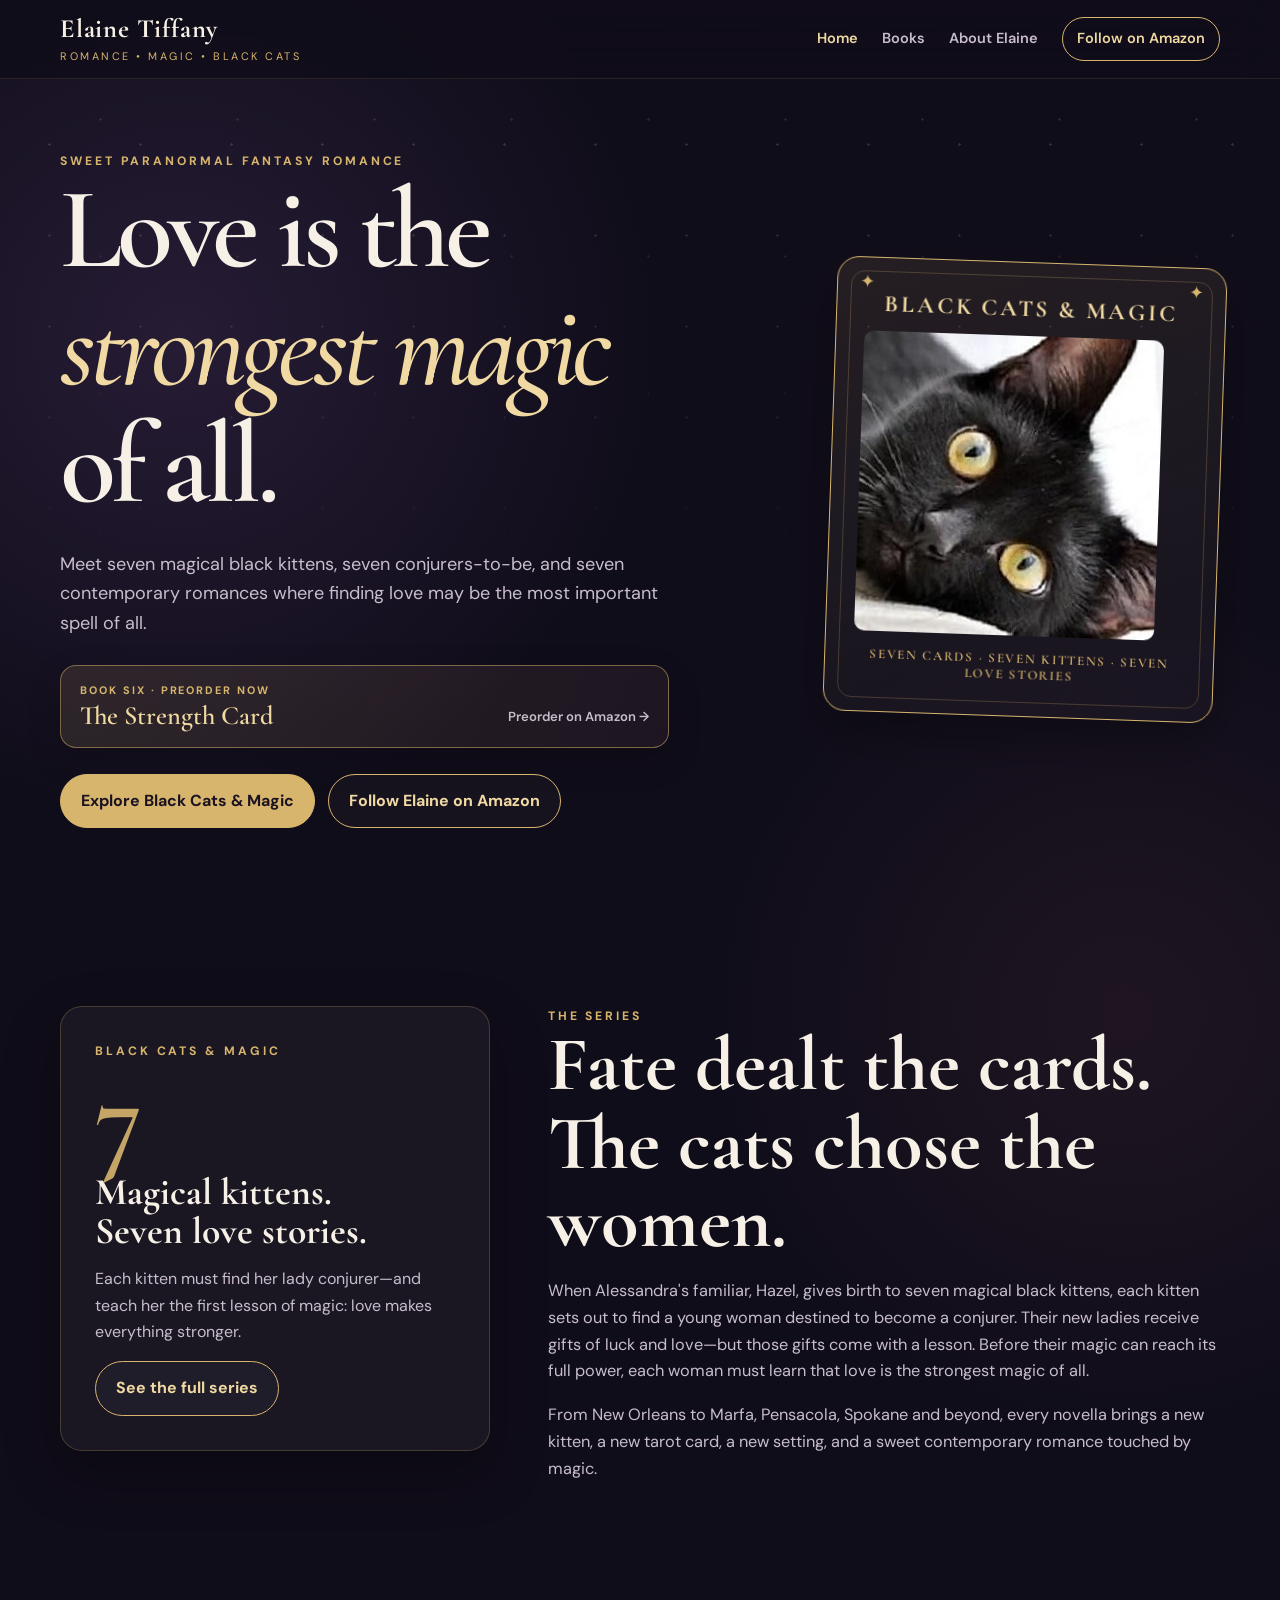
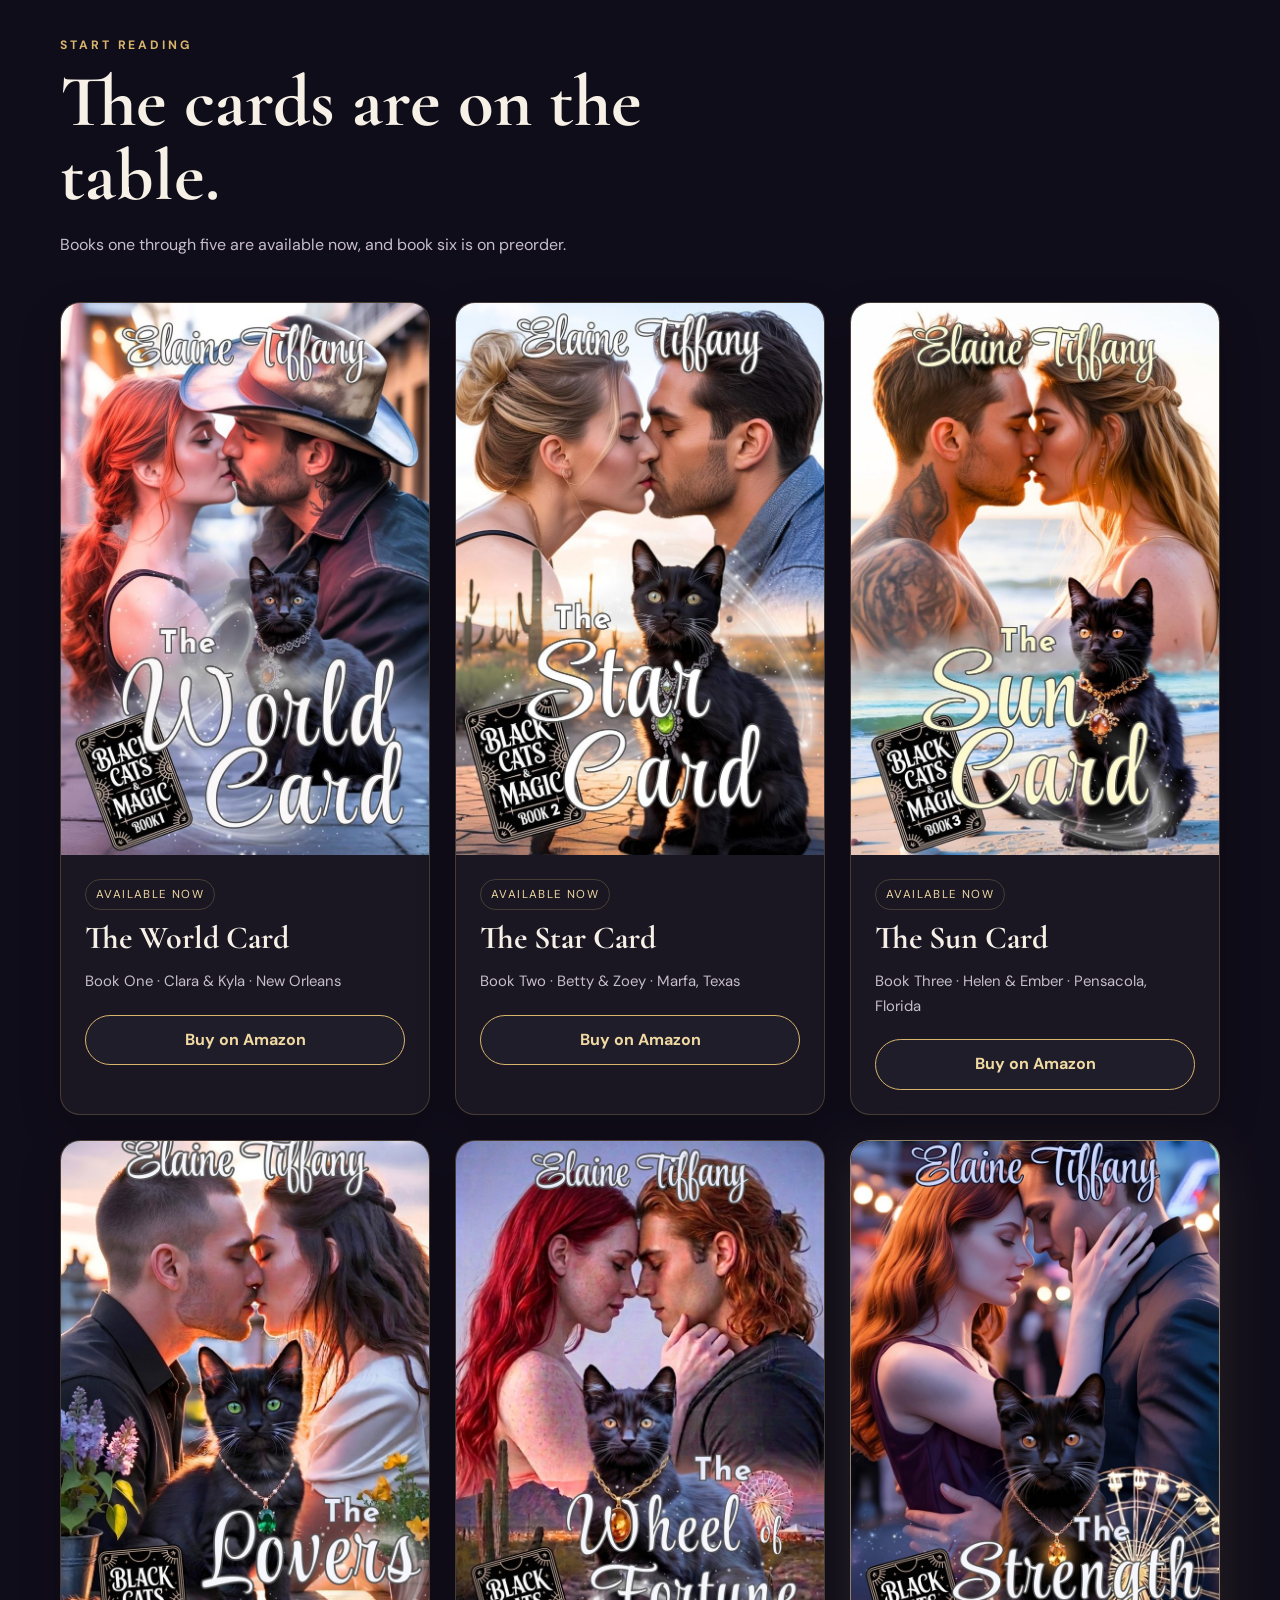
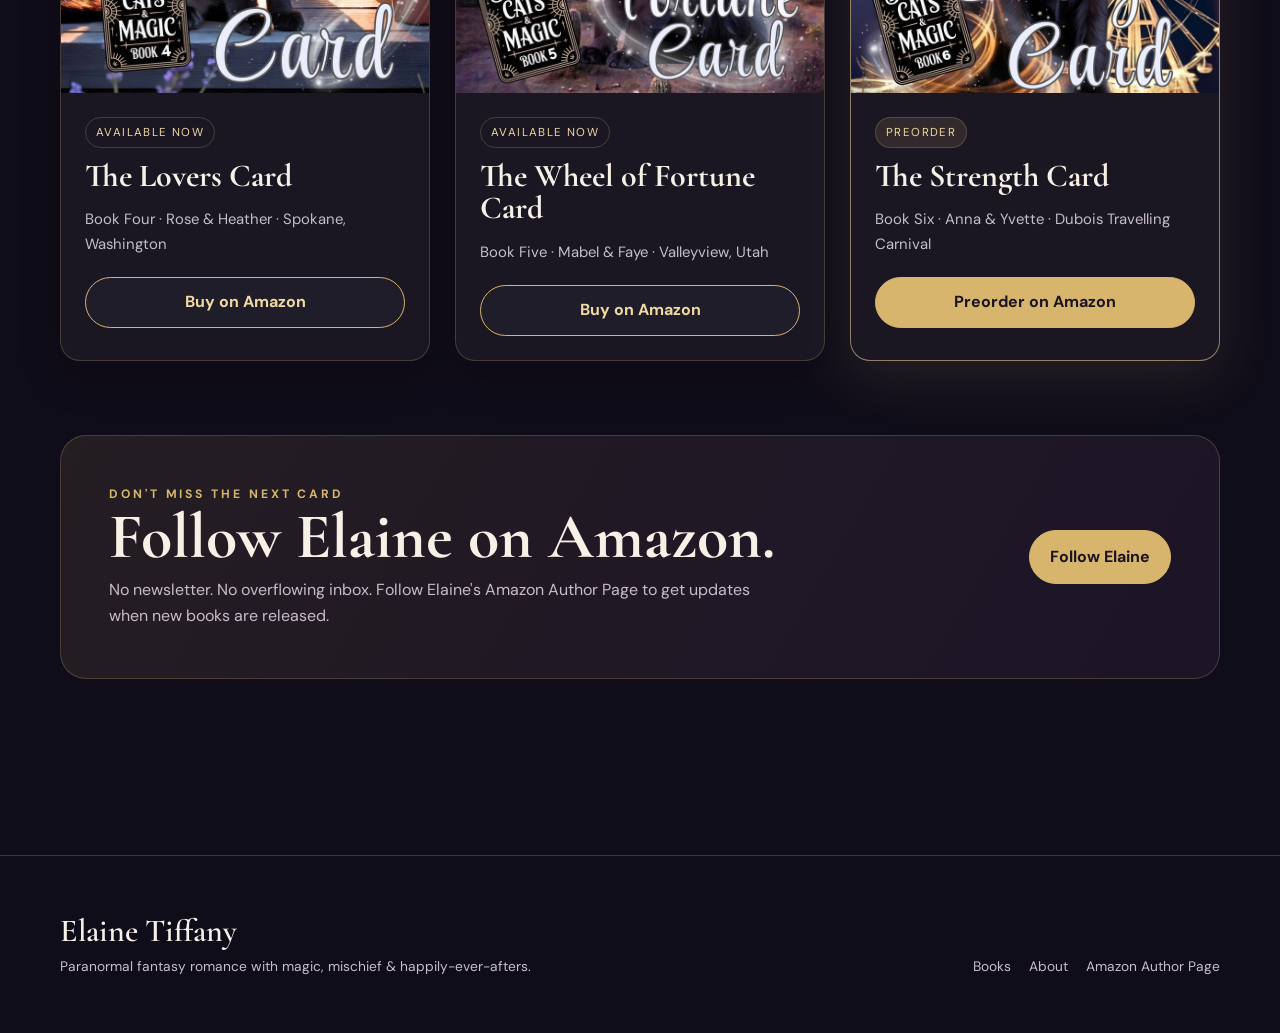
<file: index.html>
<!doctype html>
<html lang="en">
<head>
  <meta charset="utf-8">
  <meta name="viewport" content="width=device-width, initial-scale=1">
  <title>Elaine Tiffany | Paranormal Fantasy Romance</title>
  <meta name="description" content="Elaine Tiffany writes sweet paranormal fantasy romance, including the seven-book Black Cats and Magic series.">
  <link rel="icon" href="assets/favicon.svg" type="image/svg+xml">
  <link rel="stylesheet" href="styles.css">
</head>
<body>
<header class="site-header">
  <div class="container nav-wrap">
    <a class="brand" href="index.html"><strong>Elaine Tiffany</strong><span>Romance • Magic • Black Cats</span></a>
    <nav aria-label="Primary navigation">
      <a href="index.html" aria-current="page">Home</a>
      <a href="books.html">Books</a>
      <a href="about.html">About Elaine</a>
      <a class="nav-cta" href="https://www.amazon.com/stores/author/B0BPYTJP8M" target="_blank" rel="noopener">Follow on Amazon</a>
    </nav>
  </div>
</header>

<main>
  <section class="hero">
    <div class="container hero-grid">
      <div>
        <div class="eyebrow">Sweet paranormal fantasy romance</div>
        <h1>Love is the <em>strongest magic</em> of all.</h1>
        <p class="hero-lede">Meet seven magical black kittens, seven conjurers-to-be, and seven contemporary romances where finding love may be the most important spell of all.</p>
        <a class="preorder-callout" href="https://www.amazon.com/gp/product/B0H3WWHMQZ" target="_blank" rel="noopener" aria-label="Preorder The Strength Card, Book Six in Black Cats and Magic, on Amazon">
          <span class="preorder-kicker">Book Six · Preorder Now</span>
          <strong>The Strength Card</strong>
          <span class="preorder-arrow">Preorder on Amazon →</span>
        </a>
        <div class="button-row">
          <a class="button primary" href="books.html">Explore Black Cats &amp; Magic</a>
          <a class="button secondary" href="https://www.amazon.com/stores/author/B0BPYTJP8M" target="_blank" rel="noopener">Follow Elaine on Amazon</a>
        </div>
      </div>
      <div class="tarot-frame series-emblem" aria-label="Black Cats and Magic series emblem">
        <div class="tarot-inner">
          <div class="series-emblem-title">BLACK CATS &amp; MAGIC</div>
          <img class="author-cat" src="assets/images/elaine-tiffany-author.jpg" alt="Black cat with golden eyes" decoding="async" fetchpriority="high">
          <div class="tarot-caption">SEVEN CARDS · SEVEN KITTENS · SEVEN LOVE STORIES</div>
        </div>
      </div>
    </div>
  </section>

  <section class="section">
    <div class="container series-intro">
      <aside class="series-title-card">
        <div class="eyebrow">Black Cats &amp; Magic</div>
        <div class="big-seven">7</div>
        <h3 style="font-size:2.35rem">Magical kittens.<br>Seven love stories.</h3>
        <p>Each kitten must find her lady conjurer—and teach her the first lesson of magic: love makes everything stronger.</p>
        <a class="button secondary" href="books.html">See the full series</a>
      </aside>
      <div class="series-copy">
        <div class="eyebrow">The series</div>
        <h2>Fate dealt the cards.<br>The cats chose the women.</h2>
        <p>When Alessandra's familiar, Hazel, gives birth to seven magical black kittens, each kitten sets out to find a young woman destined to become a conjurer. Their new ladies receive gifts of luck and love—but those gifts come with a lesson. Before their magic can reach its full power, each woman must learn that love is the strongest magic of all.</p>
        <p>From New Orleans to Marfa, Pensacola, Spokane and beyond, every novella brings a new kitten, a new tarot card, a new setting, and a sweet contemporary romance touched by magic.</p>
      </div>
    </div>
  </section>

  <section class="section section-tight">
    <div class="container">
      <div class="section-head">
        <div class="eyebrow">Start reading</div>
        <h2>The cards are on the table.</h2>
        <p>Books one through five are available now, and book six is on preorder.</p>
      </div>
      <div class="book-grid">
        <article class="book-card"><img src="assets/images/the-world-card.jpg" alt="The World Card book cover" decoding="async" loading="lazy"><div class="book-card-body"><span class="status">Available now</span><h3>The World Card</h3><p>Book One · Clara &amp; Kyla · New Orleans</p><a class="button secondary" href="https://www.amazon.com/dp/B0DJK5N8MV" target="_blank" rel="noopener">Buy on Amazon</a></div></article>
        <article class="book-card"><img src="assets/images/the-star-card.jpg" alt="The Star Card book cover" decoding="async" loading="lazy"><div class="book-card-body"><span class="status">Available now</span><h3>The Star Card</h3><p>Book Two · Betty &amp; Zoey · Marfa, Texas</p><a class="button secondary" href="https://www.amazon.com/dp/B0DPY5WGW9" target="_blank" rel="noopener">Buy on Amazon</a></div></article>
        <article class="book-card"><img src="assets/images/the-sun-card.jpg" alt="The Sun Card book cover" decoding="async" loading="lazy"><div class="book-card-body"><span class="status">Available now</span><h3>The Sun Card</h3><p>Book Three · Helen &amp; Ember · Pensacola, Florida</p><a class="button secondary" href="https://www.amazon.com/dp/B0F662FKKF" target="_blank" rel="noopener">Buy on Amazon</a></div></article>
        <article class="book-card"><img src="assets/images/the-lovers-card.jpg" alt="The Lovers Card book cover" decoding="async" loading="lazy"><div class="book-card-body"><span class="status">Available now</span><h3>The Lovers Card</h3><p>Book Four · Rose &amp; Heather · Spokane, Washington</p><a class="button secondary" href="https://www.amazon.com/dp/B0HG5HDKYB" target="_blank" rel="noopener">Buy on Amazon</a></div></article>
        <article class="book-card"><img src="assets/images/the-wheel-card.jpg" alt="The Wheel of Fortune Card book cover" decoding="async" loading="lazy"><div class="book-card-body"><span class="status">Available now</span><h3>The Wheel of Fortune Card</h3><p>Book Five · Mabel &amp; Faye · Valleyview, Utah</p><a class="button secondary" href="https://www.amazon.com/dp/B0HHGKSKF8" target="_blank" rel="noopener">Buy on Amazon</a></div></article>
        <article class="book-card sneak"><img src="assets/images/the-strength-card.jpg" alt="The Strength Card book cover" decoding="async" loading="lazy"><div class="book-card-body"><span class="status">Preorder</span><h3>The Strength Card</h3><p>Book Six · Anna &amp; Yvette · Dubois Travelling Carnival</p><a class="button primary" href="https://www.amazon.com/gp/product/B0H3WWHMQZ" target="_blank" rel="noopener">Preorder on Amazon</a></div></article>
      </div>

      <div class="cta-band">
        <div><div class="eyebrow">Don't miss the next card</div><h2>Follow Elaine on Amazon.</h2><p>No newsletter. No overflowing inbox. Follow Elaine's Amazon Author Page to get updates when new books are released.</p></div>
        <a class="button primary" href="https://www.amazon.com/stores/author/B0BPYTJP8M" target="_blank" rel="noopener">Follow Elaine</a>
      </div>
    </div>
  </section>
</main>

<footer class="site-footer"><div class="container footer-grid"><div><div class="footer-brand">Elaine Tiffany</div><div class="footer-note">Paranormal fantasy romance with magic, mischief &amp; happily-ever-afters.</div></div><div class="footer-links"><a href="books.html">Books</a><a href="about.html">About</a><a href="https://www.amazon.com/stores/author/B0BPYTJP8M" target="_blank" rel="noopener">Amazon Author Page</a></div></div></footer>
</body>
</html>
</file>
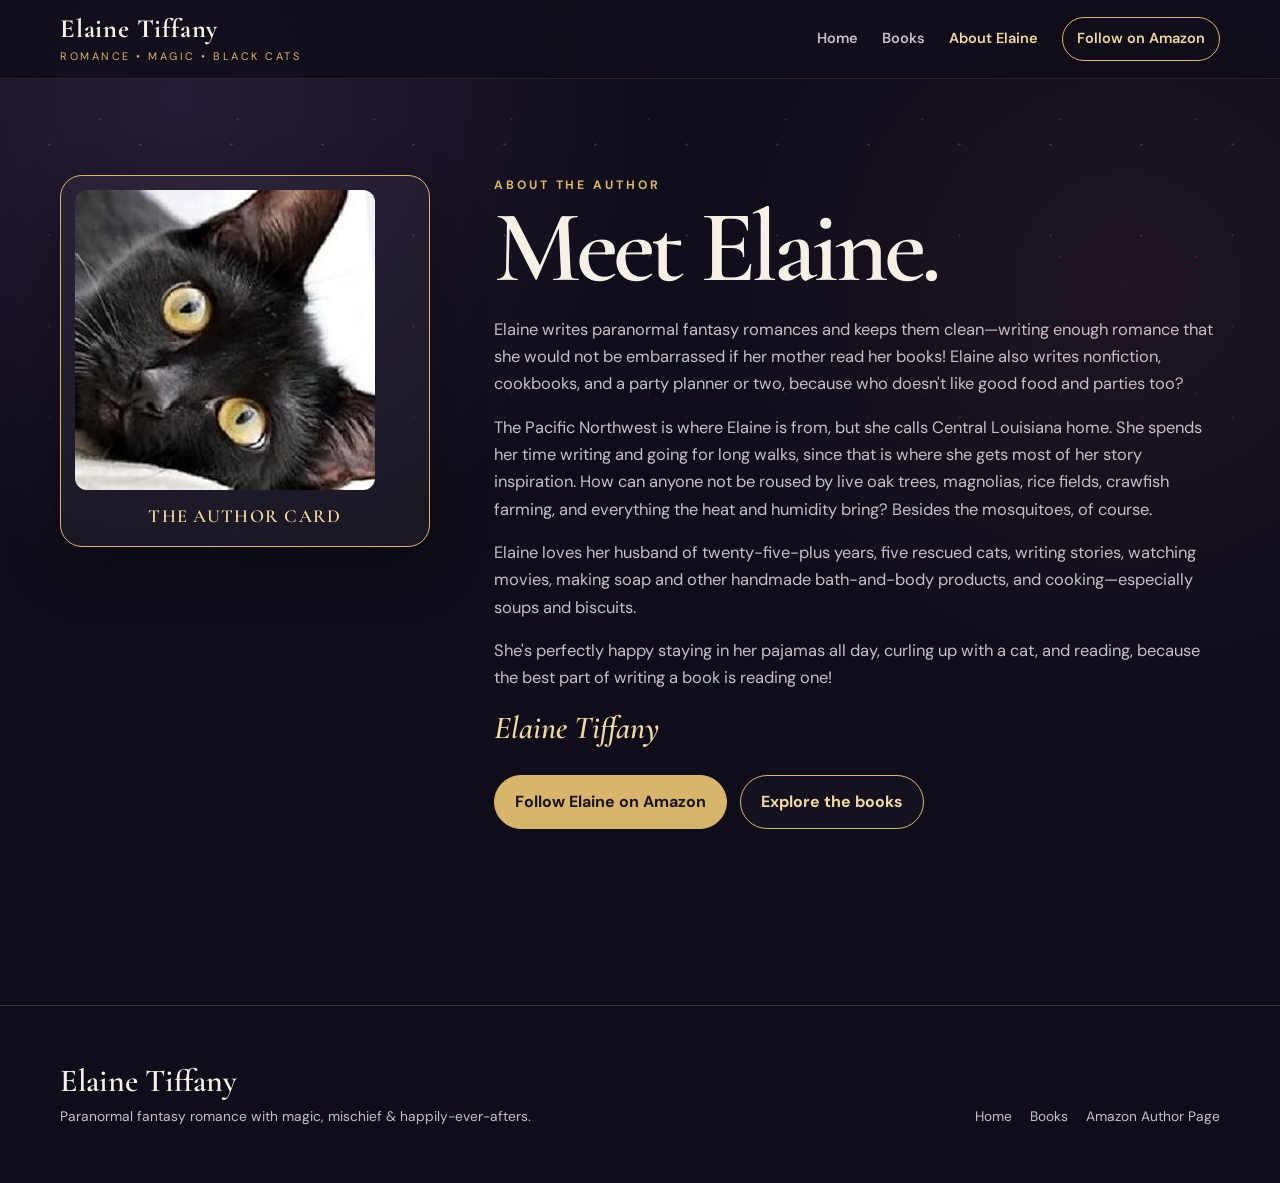
<file: about.html>
<!doctype html>
<html lang="en">
<head>
  <meta charset="utf-8"><meta name="viewport" content="width=device-width, initial-scale=1">
  <title>About Elaine Tiffany | Author</title>
  <meta name="description" content="Meet Elaine Tiffany, author of clean paranormal fantasy romance and the Black Cats and Magic series.">
  <link rel="icon" href="assets/favicon.svg" type="image/svg+xml"><link rel="stylesheet" href="styles.css">
</head>
<body>
<header class="site-header"><div class="container nav-wrap"><a class="brand" href="index.html"><strong>Elaine Tiffany</strong><span>Romance • Magic • Black Cats</span></a><nav aria-label="Primary navigation"><a href="index.html">Home</a><a href="books.html">Books</a><a href="about.html" aria-current="page">About Elaine</a><a class="nav-cta" href="https://www.amazon.com/stores/author/B0BPYTJP8M" target="_blank" rel="noopener">Follow on Amazon</a></nav></div></header>
<main>
<section class="section"><div class="container about-grid">
  <aside class="about-photo"><img src="assets/images/elaine-tiffany-author.jpg" alt="Black cat with golden eyes, Elaine Tiffany's author image" decoding="async" loading="lazy"><div class="tarot-caption">THE AUTHOR CARD</div></aside>
  <div class="about-copy"><div class="eyebrow">About the author</div><h1>Meet Elaine.</h1>
    <p>Elaine writes paranormal fantasy romances and keeps them clean—writing enough romance that she would not be embarrassed if her mother read her books! Elaine also writes nonfiction, cookbooks, and a party planner or two, because who doesn't like good food and parties too?</p>
    <p>The Pacific Northwest is where Elaine is from, but she calls Central Louisiana home. She spends her time writing and going for long walks, since that is where she gets most of her story inspiration. How can anyone not be roused by live oak trees, magnolias, rice fields, crawfish farming, and everything the heat and humidity bring? Besides the mosquitoes, of course.</p>
    <p>Elaine loves her husband of twenty-five-plus years, five rescued cats, writing stories, watching movies, making soap and other handmade bath-and-body products, and cooking—especially soups and biscuits.</p>
    <p>She's perfectly happy staying in her pajamas all day, curling up with a cat, and reading, because the best part of writing a book is reading one!</p>
    <div class="signature">Elaine Tiffany</div>
    <div class="button-row" style="margin-top:28px"><a class="button primary" href="https://www.amazon.com/stores/author/B0BPYTJP8M" target="_blank" rel="noopener">Follow Elaine on Amazon</a><a class="button secondary" href="books.html">Explore the books</a></div>
  </div>
</div></section>
</main>
<footer class="site-footer"><div class="container footer-grid"><div><div class="footer-brand">Elaine Tiffany</div><div class="footer-note">Paranormal fantasy romance with magic, mischief &amp; happily-ever-afters.</div></div><div class="footer-links"><a href="index.html">Home</a><a href="books.html">Books</a><a href="https://www.amazon.com/stores/author/B0BPYTJP8M" target="_blank" rel="noopener">Amazon Author Page</a></div></div></footer>
</body></html>
</file>
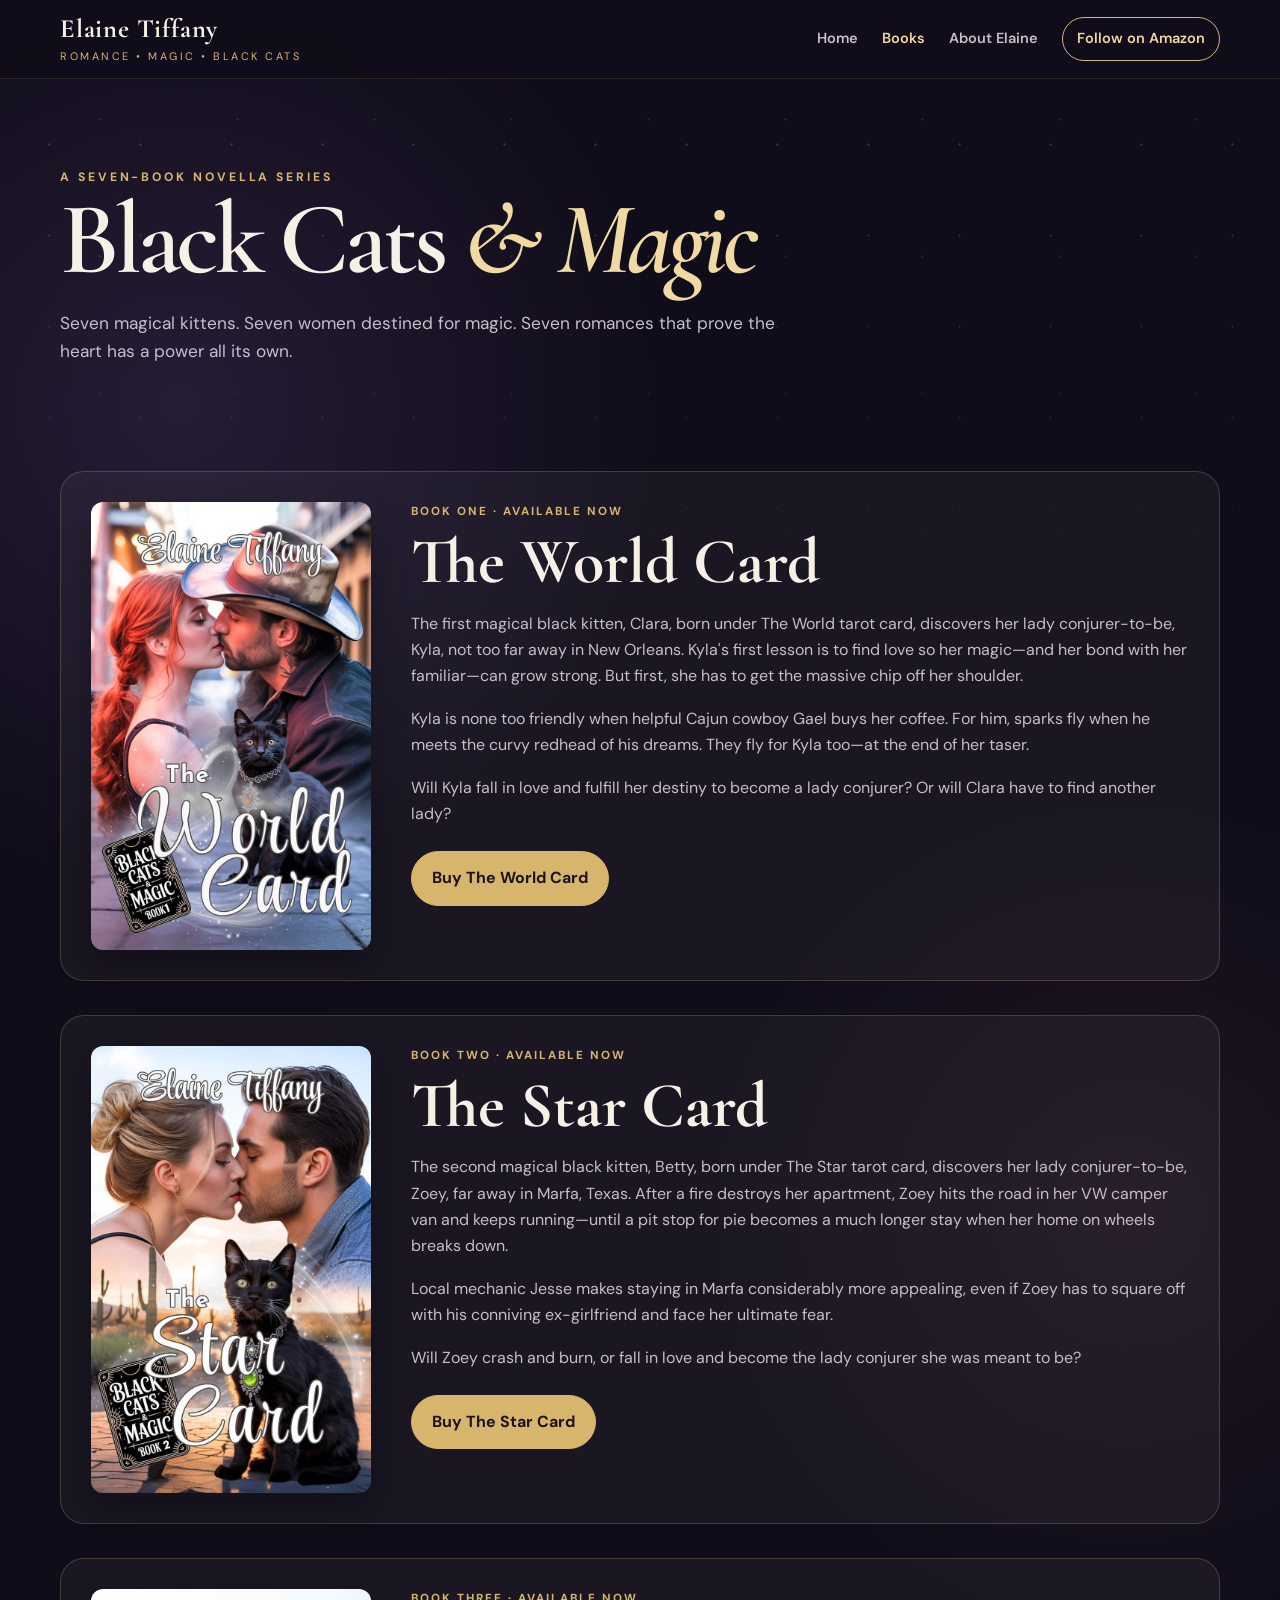
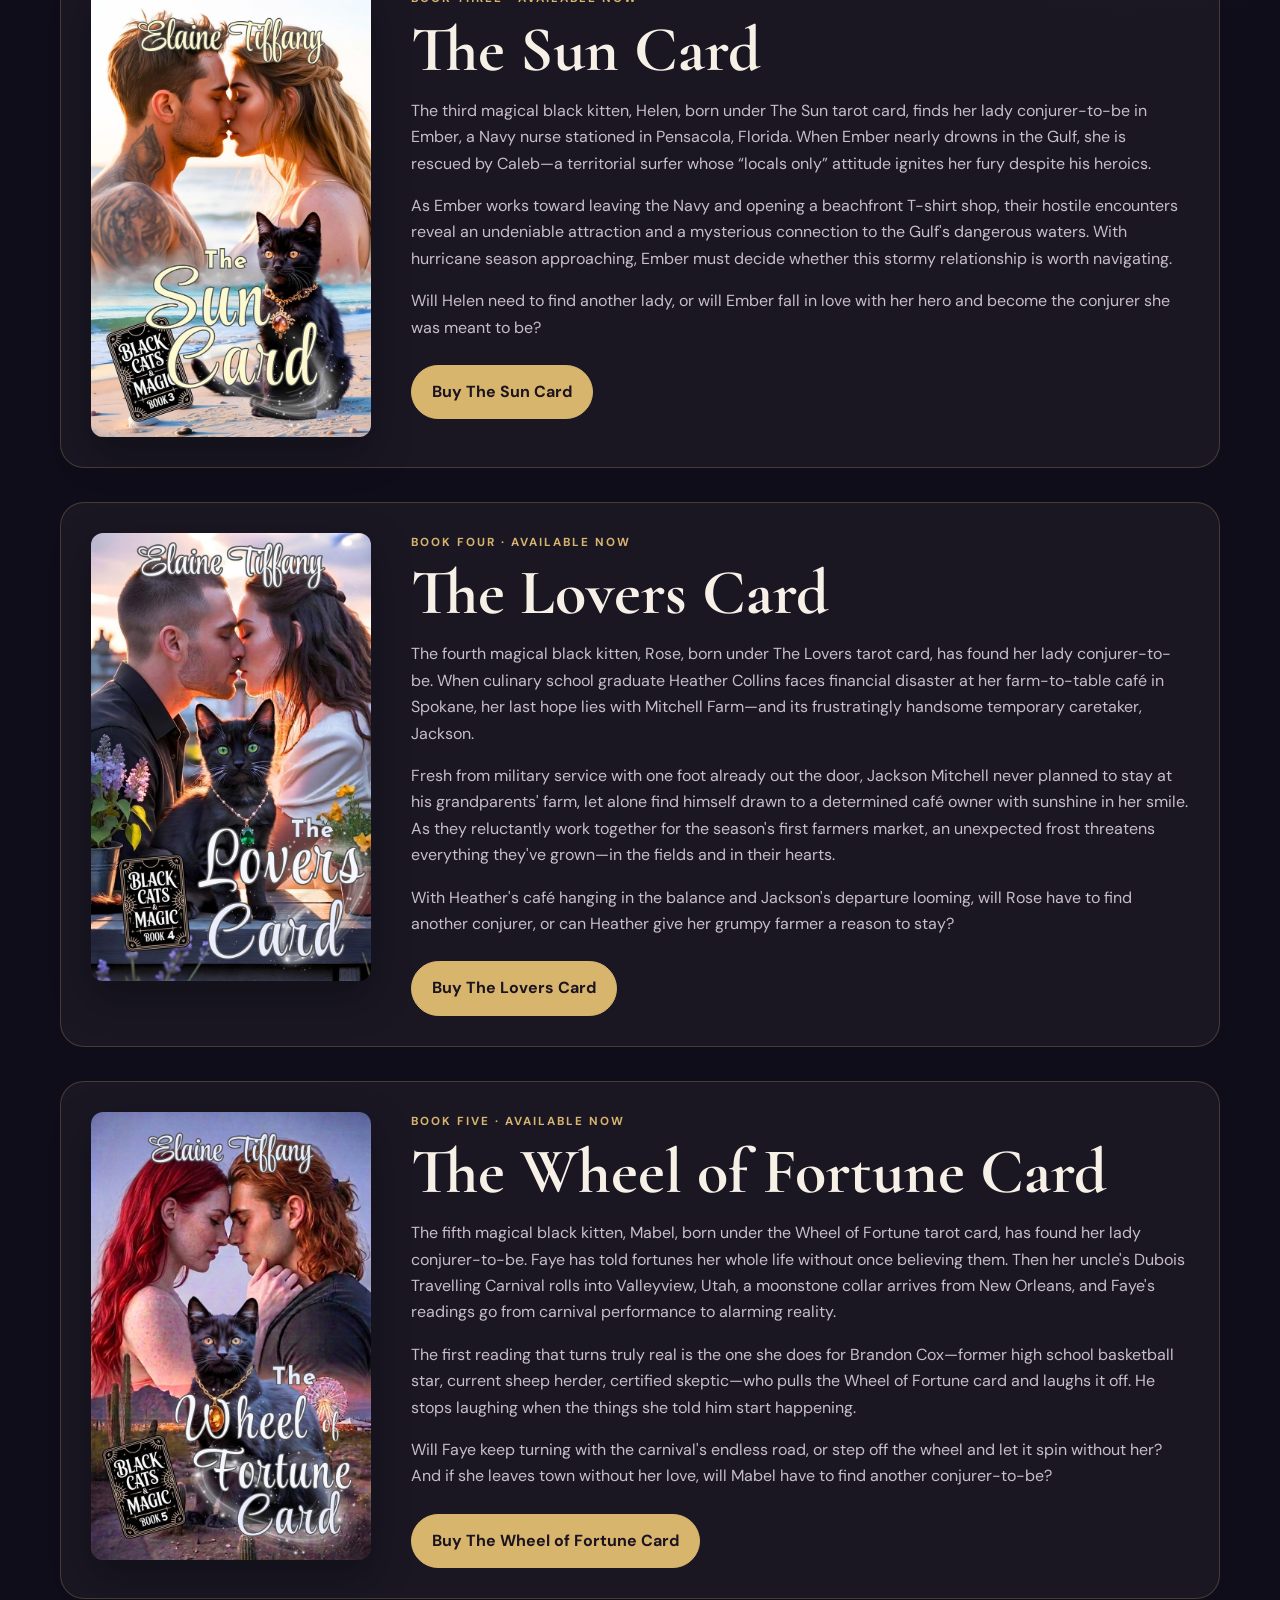
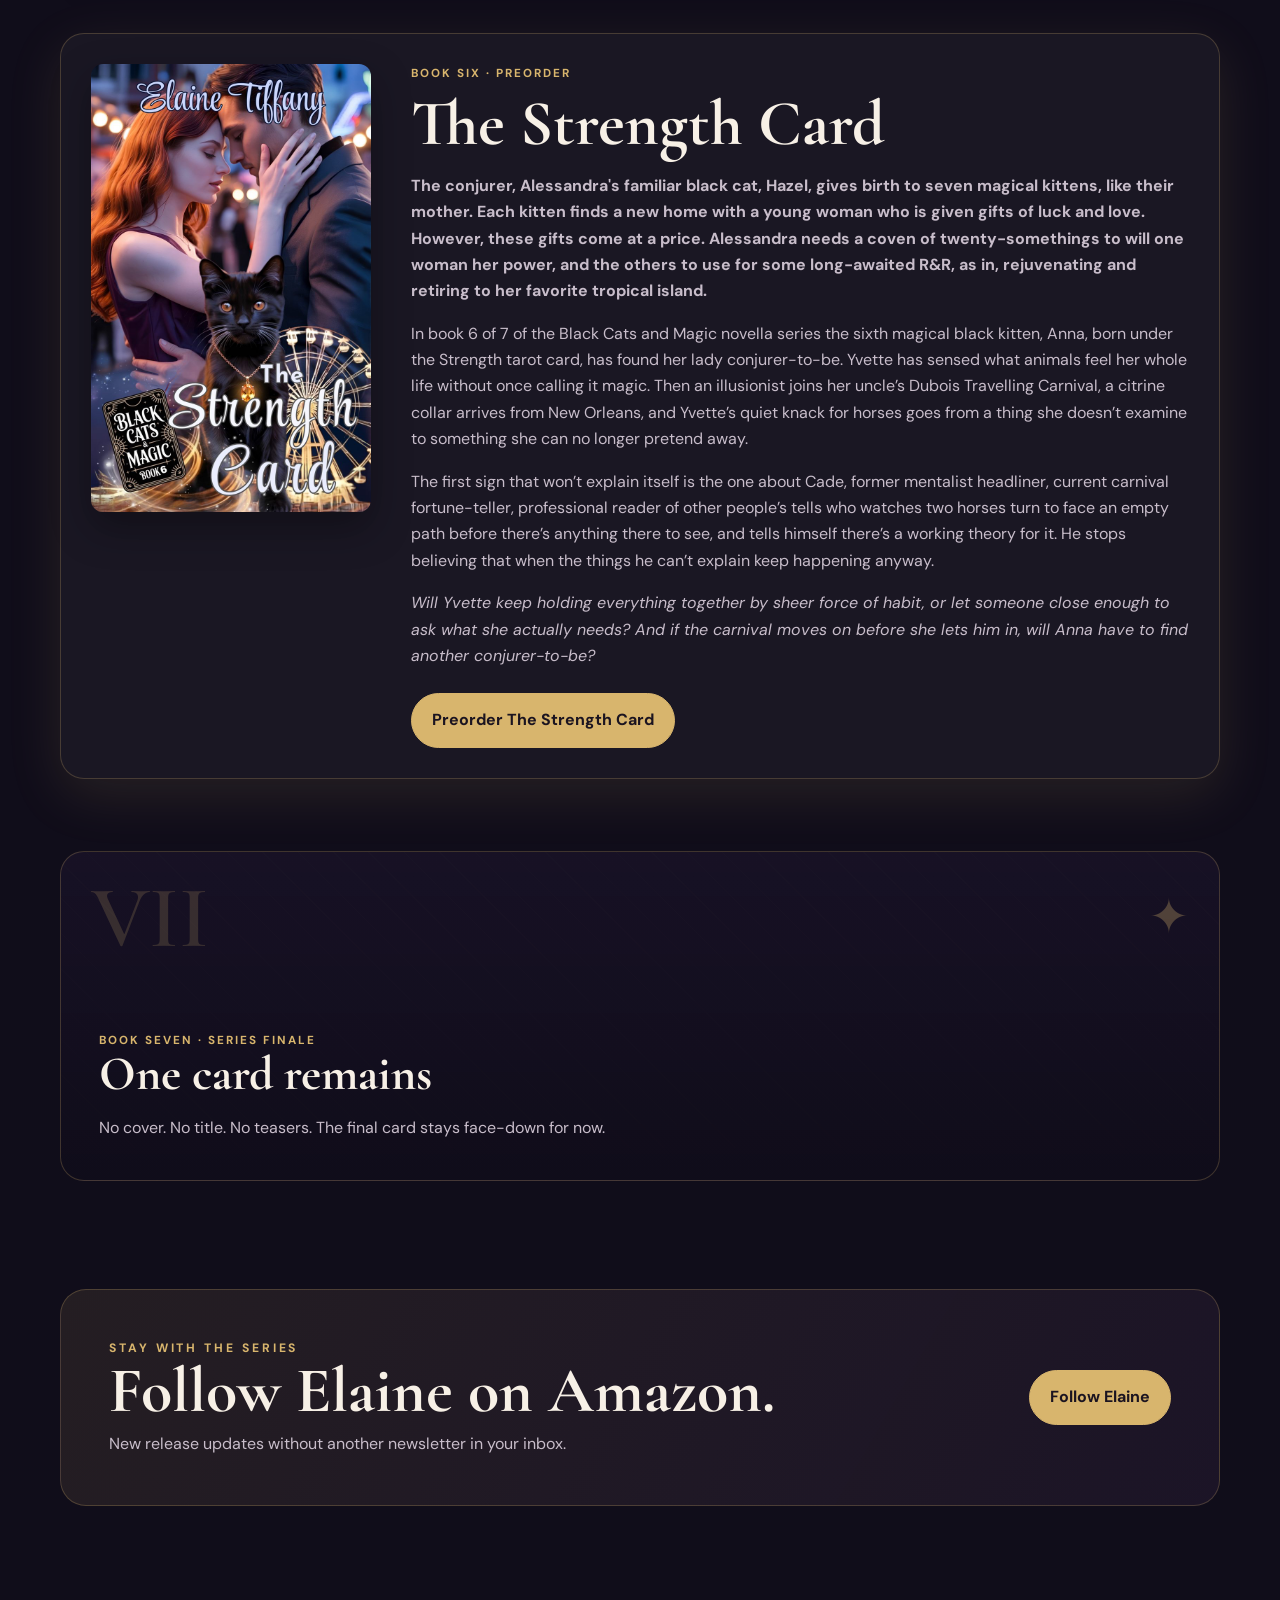
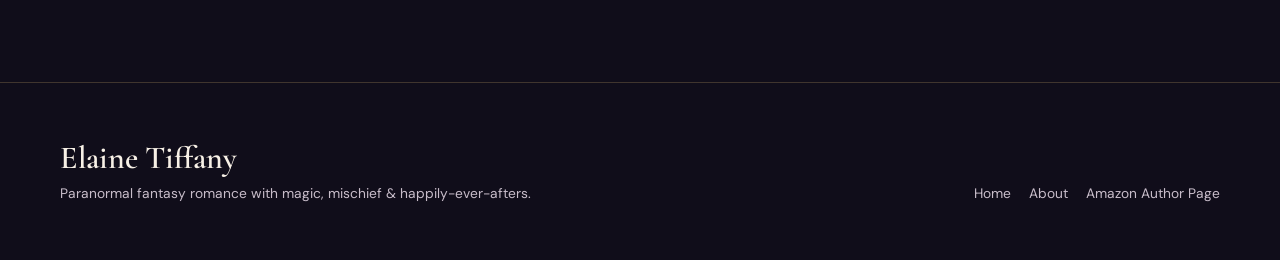
<file: books.html>
<!doctype html>
<html lang="en">
<head>
  <meta charset="utf-8"><meta name="viewport" content="width=device-width, initial-scale=1">
  <title>Black Cats and Magic | Elaine Tiffany</title>
  <meta name="description" content="Explore Elaine Tiffany's seven-book Black Cats and Magic paranormal fantasy romance series.">
  <link rel="icon" href="assets/favicon.svg" type="image/svg+xml"><link rel="stylesheet" href="styles.css">
</head>
<body>
<header class="site-header"><div class="container nav-wrap"><a class="brand" href="index.html"><strong>Elaine Tiffany</strong><span>Romance • Magic • Black Cats</span></a><nav aria-label="Primary navigation"><a href="index.html">Home</a><a href="books.html" aria-current="page">Books</a><a href="about.html">About Elaine</a><a class="nav-cta" href="https://www.amazon.com/stores/author/B0BPYTJP8M" target="_blank" rel="noopener">Follow on Amazon</a></nav></div></header>
<main>
<section class="page-hero"><div class="container"><div class="eyebrow">A seven-book novella series</div><h1>Black Cats <em style="color:var(--gold-pale)">&amp; Magic</em></h1><p>Seven magical kittens. Seven women destined for magic. Seven romances that prove the heart has a power all its own.</p></div></section>
<section class="section section-tight"><div class="container book-list">

<article class="book-feature"><img src="assets/images/the-world-card.jpg" alt="The World Card cover" decoding="async" loading="lazy"><div><div class="book-meta">Book One · Available now</div><h2>The World Card</h2><p>The first magical black kitten, Clara, born under The World tarot card, discovers her lady conjurer-to-be, Kyla, not too far away in New Orleans. Kyla's first lesson is to find love so her magic—and her bond with her familiar—can grow strong. But first, she has to get the massive chip off her shoulder.</p><p>Kyla is none too friendly when helpful Cajun cowboy Gael buys her coffee. For him, sparks fly when he meets the curvy redhead of his dreams. They fly for Kyla too—at the end of her taser.</p><p>Will Kyla fall in love and fulfill her destiny to become a lady conjurer? Or will Clara have to find another lady?</p><a class="button primary" href="https://www.amazon.com/dp/B0DJK5N8MV" target="_blank" rel="noopener">Buy The World Card</a></div></article>

<article class="book-feature"><img src="assets/images/the-star-card.jpg" alt="The Star Card cover" decoding="async" loading="lazy"><div><div class="book-meta">Book Two · Available now</div><h2>The Star Card</h2><p>The second magical black kitten, Betty, born under The Star tarot card, discovers her lady conjurer-to-be, Zoey, far away in Marfa, Texas. After a fire destroys her apartment, Zoey hits the road in her VW camper van and keeps running—until a pit stop for pie becomes a much longer stay when her home on wheels breaks down.</p><p>Local mechanic Jesse makes staying in Marfa considerably more appealing, even if Zoey has to square off with his conniving ex-girlfriend and face her ultimate fear.</p><p>Will Zoey crash and burn, or fall in love and become the lady conjurer she was meant to be?</p><a class="button primary" href="https://www.amazon.com/dp/B0DPY5WGW9" target="_blank" rel="noopener">Buy The Star Card</a></div></article>

<article class="book-feature"><img src="assets/images/the-sun-card.jpg" alt="The Sun Card cover" decoding="async" loading="lazy"><div><div class="book-meta">Book Three · Available now</div><h2>The Sun Card</h2><p>The third magical black kitten, Helen, born under The Sun tarot card, finds her lady conjurer-to-be in Ember, a Navy nurse stationed in Pensacola, Florida. When Ember nearly drowns in the Gulf, she is rescued by Caleb—a territorial surfer whose “locals only” attitude ignites her fury despite his heroics.</p><p>As Ember works toward leaving the Navy and opening a beachfront T-shirt shop, their hostile encounters reveal an undeniable attraction and a mysterious connection to the Gulf's dangerous waters. With hurricane season approaching, Ember must decide whether this stormy relationship is worth navigating.</p><p>Will Helen need to find another lady, or will Ember fall in love with her hero and become the conjurer she was meant to be?</p><a class="button primary" href="https://www.amazon.com/dp/B0F662FKKF" target="_blank" rel="noopener">Buy The Sun Card</a></div></article>

<article class="book-feature"><img src="assets/images/the-lovers-card.jpg" alt="The Lovers Card cover" decoding="async" loading="lazy"><div><div class="book-meta">Book Four · Available now</div><h2>The Lovers Card</h2><p>The fourth magical black kitten, Rose, born under The Lovers tarot card, has found her lady conjurer-to-be. When culinary school graduate Heather Collins faces financial disaster at her farm-to-table café in Spokane, her last hope lies with Mitchell Farm—and its frustratingly handsome temporary caretaker, Jackson.</p><p>Fresh from military service with one foot already out the door, Jackson Mitchell never planned to stay at his grandparents' farm, let alone find himself drawn to a determined café owner with sunshine in her smile. As they reluctantly work together for the season's first farmers market, an unexpected frost threatens everything they've grown—in the fields and in their hearts.</p><p>With Heather's café hanging in the balance and Jackson's departure looming, will Rose have to find another conjurer, or can Heather give her grumpy farmer a reason to stay?</p><a class="button primary" href="https://www.amazon.com/dp/B0HG5HDKYB" target="_blank" rel="noopener">Buy The Lovers Card</a></div></article>

<article class="book-feature" id="book-five"><img src="assets/images/the-wheel-card.jpg" alt="The Wheel of Fortune Card cover" decoding="async" loading="lazy"><div><div class="book-meta">Book Five · Available now</div><h2>The Wheel of Fortune Card</h2><p>The fifth magical black kitten, Mabel, born under the Wheel of Fortune tarot card, has found her lady conjurer-to-be. Faye has told fortunes her whole life without once believing them. Then her uncle's Dubois Travelling Carnival rolls into Valleyview, Utah, a moonstone collar arrives from New Orleans, and Faye's readings go from carnival performance to alarming reality.</p><p>The first reading that turns truly real is the one she does for Brandon Cox—former high school basketball star, current sheep herder, certified skeptic—who pulls the Wheel of Fortune card and laughs it off. He stops laughing when the things she told him start happening.</p><p>Will Faye keep turning with the carnival's endless road, or step off the wheel and let it spin without her? And if she leaves town without her love, will Mabel have to find another conjurer-to-be?</p><a class="button primary" href="https://www.amazon.com/dp/B0HHGKSKF8" target="_blank" rel="noopener">Buy The Wheel of Fortune Card</a></div></article>

<article class="book-feature sneak" id="book-six"><img src="assets/images/the-strength-card.jpg" alt="The Strength Card cover" decoding="async" loading="lazy"><div><div class="book-meta">Book Six · Preorder</div><h2>The Strength Card</h2><p><strong>The conjurer, Alessandra's familiar black cat, Hazel, gives birth to seven magical kittens, like their mother. Each kitten finds a new home with a young woman who is given gifts of luck and love. However, these gifts come at a price. Alessandra needs a coven of twenty-somethings to will one woman her power, and the others to use for some long-awaited R&amp;R, as in, rejuvenating and retiring to her favorite tropical island.</strong></p><p>In book 6 of 7 of the Black Cats and Magic novella series the sixth magical black kitten, Anna, born under the Strength tarot card, has found her lady conjurer-to-be. Yvette has sensed what animals feel her whole life without once calling it magic. Then an illusionist joins her uncle’s Dubois Travelling Carnival, a citrine collar arrives from New Orleans, and Yvette’s quiet knack for horses goes from a thing she doesn’t examine to something she can no longer pretend away.</p><p>The first sign that won’t explain itself is the one about Cade, former mentalist headliner, current carnival fortune-teller, professional reader of other people’s tells who watches two horses turn to face an empty path before there’s anything there to see, and tells himself there’s a working theory for it. He stops believing that when the things he can’t explain keep happening anyway.</p><p><em>Will Yvette keep holding everything together by sheer force of habit, or let someone close enough to ask what she actually needs? And if the carnival moves on before she lets him in, will Anna have to find another conjurer-to-be?</em></p><a class="button primary" href="https://www.amazon.com/gp/product/B0H3WWHMQZ" target="_blank" rel="noopener">Preorder The Strength Card</a></div></article>

<div class="future-grid future-grid-single">
  <article class="future-card"><div class="roman">VII</div><div class="book-meta">Book Seven · Series finale</div><h3>One card remains</h3><p>No cover. No title. No teasers. The final card stays face-down for now.</p></article>
</div>

<div class="cta-band"><div><div class="eyebrow">Stay with the series</div><h2>Follow Elaine on Amazon.</h2><p>New release updates without another newsletter in your inbox.</p></div><a class="button primary" href="https://www.amazon.com/stores/author/B0BPYTJP8M" target="_blank" rel="noopener">Follow Elaine</a></div>
</div></section>
</main>
<footer class="site-footer"><div class="container footer-grid"><div><div class="footer-brand">Elaine Tiffany</div><div class="footer-note">Paranormal fantasy romance with magic, mischief &amp; happily-ever-afters.</div></div><div class="footer-links"><a href="index.html">Home</a><a href="about.html">About</a><a href="https://www.amazon.com/stores/author/B0BPYTJP8M" target="_blank" rel="noopener">Amazon Author Page</a></div></div></footer>
</body></html>
</file>
<file: styles.css>
@import url('https://fonts.googleapis.com/css2?family=Cormorant+Garamond:wght@500;600;700&family=DM+Sans:wght@400;500;600;700&display=swap');

:root {
  --night: #100d1a;
  --night-2: #191329;
  --plum: #2b1e3c;
  --ink: #f7f0e6;
  --muted: #c8bdca;
  --gold: #d8b56d;
  --gold-pale: #f0d9a2;
  --rose: #c98282;
  --line: rgba(216,181,109,.24);
  --panel: rgba(255,255,255,.045);
  --shadow: 0 22px 55px rgba(0,0,0,.32);
}

* { box-sizing: border-box; }
html { scroll-behavior: smooth; }
body {
  margin: 0;
  color: var(--ink);
  font-family: "DM Sans", system-ui, sans-serif;
  background:
    radial-gradient(circle at 14% 8%, rgba(109,76,138,.24), transparent 30rem),
    radial-gradient(circle at 88% 24%, rgba(141,79,89,.12), transparent 26rem),
    var(--night);
  line-height: 1.65;
}
body::before {
  content: "";
  position: fixed; inset: 0; pointer-events: none; opacity: .25;
  background-image:
    radial-gradient(circle, rgba(255,255,255,.7) 0 1px, transparent 1.4px),
    radial-gradient(circle, rgba(216,181,109,.7) 0 1px, transparent 1.4px);
  background-size: 91px 91px, 137px 137px;
  background-position: 4px 8px, 32px 51px;
  mask-image: linear-gradient(to bottom, black, transparent 72%);
}

a { color: inherit; }
img { max-width: 100%; display: block; }
.container { width: min(1160px, calc(100% - 40px)); margin: 0 auto; }

.site-header {
  position: sticky; top: 0; z-index: 50;
  background: rgba(16,13,26,.88);
  backdrop-filter: blur(18px);
  border-bottom: 1px solid rgba(216,181,109,.13);
}
.nav-wrap { display:flex; align-items:center; justify-content:space-between; min-height:78px; gap:24px; }
.brand { text-decoration:none; display:flex; flex-direction:column; line-height:1; }
.brand strong { font: 700 1.65rem/1 "Cormorant Garamond", serif; letter-spacing:.03em; }
.brand span { color:var(--gold); font-size:.68rem; letter-spacing:.23em; text-transform:uppercase; margin-top:8px; }
nav { display:flex; gap:24px; align-items:center; }
nav a { text-decoration:none; color:var(--muted); font-size:.91rem; font-weight:600; }
nav a:hover, nav a[aria-current="page"] { color:var(--gold-pale); }
.nav-cta { border:1px solid var(--gold); padding:9px 14px; border-radius:999px; color:var(--gold-pale)!important; }

.hero { min-height: calc(100vh - 79px); display:grid; align-items:center; padding:72px 0 82px; }
.hero-grid { display:grid; grid-template-columns: 1.12fr .88fr; align-items:center; gap:72px; }
.eyebrow { color:var(--gold); font-size:.76rem; text-transform:uppercase; letter-spacing:.24em; font-weight:700; }
h1,h2,h3 { font-family:"Cormorant Garamond", serif; line-height:1.02; margin:0; }
h1 { font-size:clamp(4rem, 9vw, 7.6rem); font-weight:600; letter-spacing:-.045em; }
.hero h1 em { color:var(--gold-pale); font-style:italic; font-weight:500; }
.hero-lede { max-width:680px; color:var(--muted); font-size:1.13rem; margin:26px 0 34px; }
.button-row { display:flex; flex-wrap:wrap; gap:13px; }
.preorder-callout {
  max-width:680px; margin:-8px 0 26px; padding:16px 19px; display:grid; grid-template-columns:1fr auto; gap:2px 18px; align-items:center;
  border:1px solid rgba(216,181,109,.5); border-radius:16px; text-decoration:none;
  background:linear-gradient(110deg, rgba(216,181,109,.13), rgba(201,130,130,.08)); box-shadow:0 12px 34px rgba(0,0,0,.16);
  transition:.2s ease;
}
.preorder-callout:hover { transform:translateY(-2px); border-color:var(--gold); box-shadow:0 16px 38px rgba(0,0,0,.24); }
.preorder-kicker { grid-column:1 / -1; color:var(--gold); font-size:.68rem; font-weight:700; letter-spacing:.18em; text-transform:uppercase; }
.preorder-callout strong { color:var(--gold-pale); font:600 1.65rem/1.1 "Cormorant Garamond",serif; }
.preorder-arrow { color:var(--muted); font-size:.82rem; font-weight:600; }
.series-emblem { width:min(420px,100%); }
.series-emblem-title { text-align:center; color:var(--gold-pale); font:700 1.45rem/1 "Cormorant Garamond",serif; letter-spacing:.12em; padding:7px 4px 15px; }
.series-emblem .tarot-caption { font-size:.82rem; letter-spacing:.13em; color:var(--gold); }

.button { display:inline-flex; align-items:center; justify-content:center; text-decoration:none; border-radius:999px; padding:13px 20px; font-weight:700; border:1px solid var(--gold); transition:.2s ease; }
.button.primary { background:var(--gold); color:#1b1420; }
.button.secondary { color:var(--gold-pale); background:rgba(255,255,255,.025); }
.button:hover { transform:translateY(-2px); box-shadow:0 9px 24px rgba(0,0,0,.24); }

.tarot-frame { width:min(390px, 100%); margin-left:auto; border:1px solid var(--gold); padding:13px; border-radius:22px; background:linear-gradient(160deg, rgba(216,181,109,.1), rgba(255,255,255,.02)); box-shadow:var(--shadow); transform:rotate(2deg); }
.tarot-inner { border:1px solid var(--line); padding:14px; border-radius:14px; position:relative; }
.tarot-inner::before,.tarot-inner::after { content:"✦"; position:absolute; color:var(--gold); font-size:18px; top:-4px; }
.tarot-inner::before { left:8px; }.tarot-inner::after { right:8px; }
.author-cat { aspect-ratio:1/1; object-fit:cover; border-radius:10px; }
.tarot-caption { text-align:center; padding:15px 4px 5px; color:var(--gold-pale); font:600 1.15rem "Cormorant Garamond",serif; letter-spacing:.07em; }

.section { padding:96px 0; position:relative; }
.section-tight { padding-top:40px; }
.section-head { max-width:720px; margin-bottom:44px; }
.section-head h2 { font-size:clamp(2.9rem,5.7vw,5rem); margin-top:10px; }
.section-head p { color:var(--muted); margin:18px 0 0; }

.series-intro { display:grid; grid-template-columns:.78fr 1.22fr; gap:58px; align-items:start; }
.series-title-card { border:1px solid var(--line); border-radius:22px; padding:34px; background:var(--panel); box-shadow:var(--shadow); position:sticky; top:112px; }
.series-title-card .big-seven { font:600 7rem/1 "Cormorant Garamond",serif; color:var(--gold); opacity:.9; }
.series-title-card p { color:var(--muted); }
.series-copy h2 { font-size:clamp(3.2rem,6vw,5.3rem); }
.series-copy p { color:var(--muted); font-size:1.02rem; }

.book-grid { display:grid; grid-template-columns:repeat(3,1fr); gap:25px; }
.book-card { border:1px solid var(--line); background:var(--panel); border-radius:20px; overflow:hidden; box-shadow:0 16px 42px rgba(0,0,0,.2); }
.book-card img { width:100%; aspect-ratio:2/3; object-fit:cover; }
.book-card-body { padding:24px; }
.book-card .status { display:inline-flex; padding:5px 10px; border:1px solid var(--line); border-radius:999px; color:var(--gold-pale); font-size:.72rem; letter-spacing:.12em; text-transform:uppercase; margin-bottom:12px; }
.book-card h3 { font-size:2rem; }
.book-card p { color:var(--muted); font-size:.93rem; }
.book-card .button { width:100%; margin-top:6px; padding:11px 14px; }
.sneak { border-color:rgba(240,217,162,.55); box-shadow:0 16px 55px rgba(216,181,109,.12); }
.sneak .status { background:rgba(216,181,109,.12); }

.cta-band { margin:74px 0 0; border:1px solid var(--line); border-radius:26px; padding:48px; background:linear-gradient(120deg, rgba(216,181,109,.1), rgba(110,74,136,.12)); display:flex; justify-content:space-between; align-items:center; gap:28px; }
.cta-band h2 { font-size:clamp(2.3rem,5vw,4rem); }
.cta-band p { color:var(--muted); margin:8px 0 0; max-width:650px; }

.page-hero { padding:88px 0 48px; }
.page-hero h1 { font-size:clamp(4rem,8vw,7rem); }
.page-hero p { color:var(--muted); max-width:760px; font-size:1.08rem; }
.book-list { display:flex; flex-direction:column; gap:34px; }
.book-feature { display:grid; grid-template-columns:280px 1fr; gap:40px; padding:30px; border:1px solid var(--line); background:var(--panel); border-radius:24px; align-items:start; }
.book-feature img { width:100%; height:auto; border-radius:12px; box-shadow:0 16px 38px rgba(0,0,0,.34); }
.book-meta { color:var(--gold); text-transform:uppercase; letter-spacing:.17em; font-size:.73rem; font-weight:700; }
.book-feature h2 { font-size:clamp(2.7rem,5vw,4.3rem); margin:8px 0 13px; }
.book-feature p { color:var(--muted); }
.book-feature .button { margin-top:8px; }

.future-grid { display:grid; grid-template-columns:1fr 1fr; gap:28px; margin-top:38px; }
.future-grid-single { grid-template-columns:1fr; }
.future-card { min-height:330px; border:1px solid var(--line); border-radius:24px; padding:38px; display:flex; flex-direction:column; justify-content:flex-end; background:
  linear-gradient(to top, rgba(16,13,26,.96), rgba(26,19,41,.74)),
  repeating-linear-gradient(45deg, transparent 0 24px, rgba(216,181,109,.04) 24px 25px);
  position:relative; overflow:hidden;
}
.future-card::before { content:"✦"; position:absolute; top:25px; right:30px; color:var(--gold); font-size:3rem; opacity:.3; }
.future-card .roman { font:600 5.5rem/1 "Cormorant Garamond",serif; color:rgba(216,181,109,.18); position:absolute; top:22px; left:30px; }
.future-card h3 { font-size:3rem; }
.future-card p { color:var(--muted); margin-bottom:0; }

.about-grid { display:grid; grid-template-columns:370px 1fr; gap:64px; align-items:start; }
.about-photo { border:1px solid var(--gold); padding:14px; border-radius:22px; background:var(--panel); box-shadow:var(--shadow); }
.about-photo img { border-radius:12px; aspect-ratio:1/1; object-fit:cover; }
.about-copy h1 { font-size:clamp(4rem,8vw,7rem); }
.about-copy p { color:var(--muted); font-size:1.03rem; }
.about-copy .signature { color:var(--gold-pale); font:italic 600 2rem "Cormorant Garamond",serif; }

.site-footer { padding:55px 0; border-top:1px solid var(--line); margin-top:80px; }
.footer-grid { display:flex; justify-content:space-between; gap:30px; align-items:flex-end; }
.footer-brand { font:600 2rem "Cormorant Garamond",serif; }
.footer-note { color:var(--muted); font-size:.86rem; margin-top:5px; }
.footer-links { display:flex; flex-wrap:wrap; gap:18px; justify-content:flex-end; }
.footer-links a { color:var(--muted); text-decoration:none; font-size:.86rem; }
.footer-links a:hover { color:var(--gold-pale); }

@media (max-width: 900px) {
  .hero-grid,.series-intro,.about-grid { grid-template-columns:1fr; }
  .tarot-frame { margin:20px auto 0; }
  .series-title-card { position:static; }
  .book-grid { grid-template-columns:repeat(2,1fr); }
  .book-feature { grid-template-columns:220px 1fr; gap:28px; }
  .about-photo { max-width:380px; }
}
@media (max-width: 650px) {
  .container { width:min(100% - 28px,1160px); }
  .nav-wrap { min-height:70px; }
  nav a:not(.nav-cta) { display:none; }
  .brand strong { font-size:1.35rem; }
  h1 { font-size:3.55rem; }
  .hero { padding-top:48px; }
  .preorder-callout { grid-template-columns:1fr; }
  .preorder-arrow { margin-top:5px; }
  .section { padding:70px 0; }
  .book-grid,.future-grid { grid-template-columns:1fr; }
  .book-feature { grid-template-columns:1fr; padding:20px; }
  .book-feature img { width:min(280px,100%); margin:auto; }
  .cta-band,.footer-grid { flex-direction:column; align-items:flex-start; }
  .cta-band { padding:32px; }
  .footer-links { justify-content:flex-start; }
}
</file>
